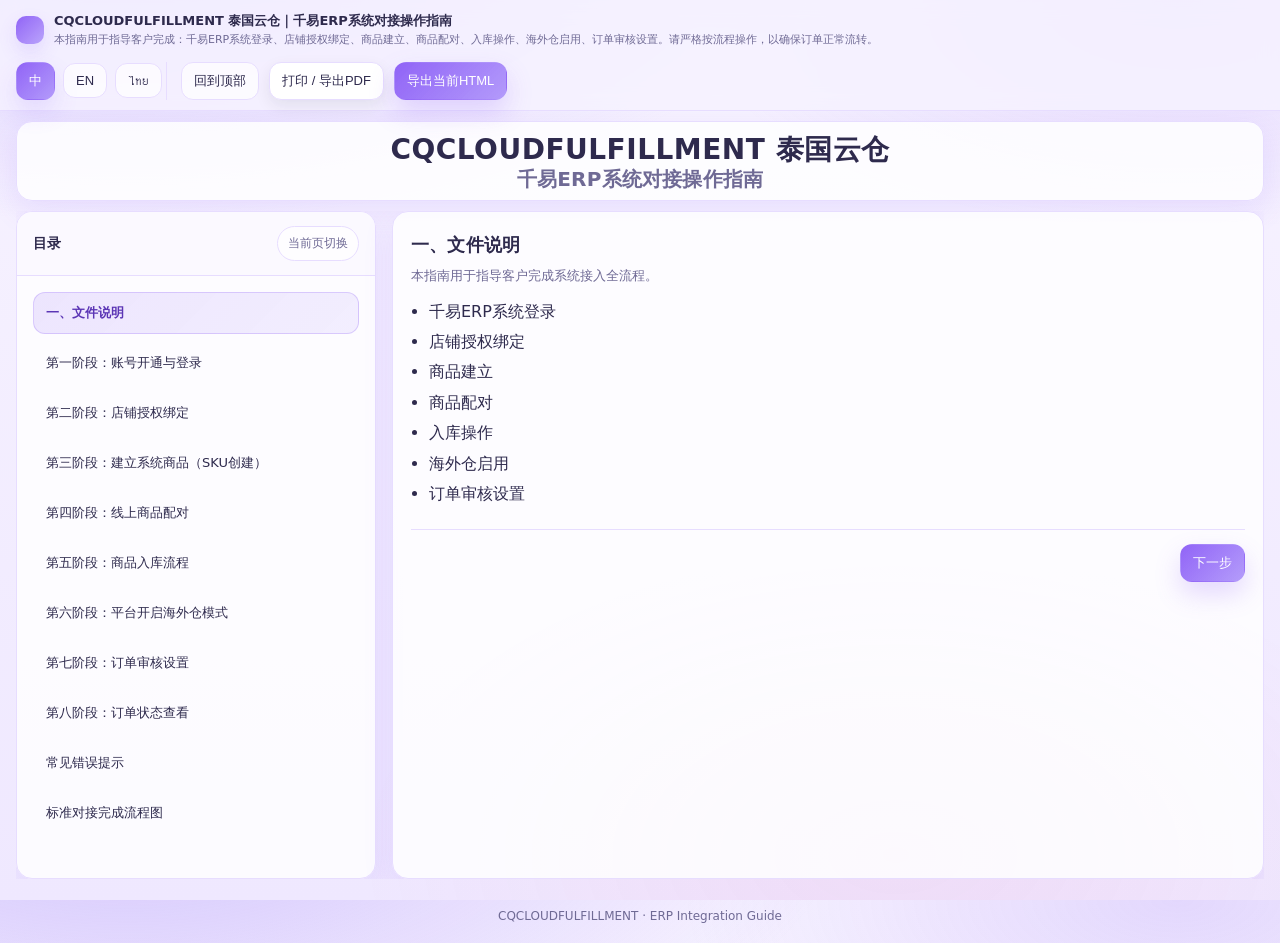
<file: qwen/index.html>
﻿<!doctype html>
<html lang="zh-CN">
<head>
  <meta charset="utf-8">
  <meta name="viewport" content="width=device-width,initial-scale=1">
  <meta name="description" content="CQ CLOUD FULFILLMENT 泰国云仓｜千易ERP系统对接操作指南（客户接入标准流程）">
  <title>CQ CLOUD FULFILLMENT 泰国云仓｜千易ERP系统对接操作指南 V3</title>
  <link rel="stylesheet" href="./css/style.css">
</head>
<body>
  <div class="topbar">
    <div class="brand">
      <div class="logo" aria-hidden="true"></div>
      <div class="t">
        <h1 id="brandTitle">CQCLOUDFULFILLMENT 泰国云仓｜千易ERP系统对接操作指南</h1>
        <p class="sub" id="brandSub">本指南用于指导客户完成：千易ERP系统登录、店铺授权绑定、商品建立、商品配对、入库操作、海外仓启用、订单审核设置。请严格按流程操作，以确保订单正常流转。</p>
      </div>
    </div>

    <div class="actions">
      <div class="lang-switch">
        <button class="btn ghost lang-btn active" type="button" data-lang="zh">中</button>
        <button class="btn ghost lang-btn" type="button" data-lang="en">EN</button>
        <button class="btn ghost lang-btn" type="button" data-lang="th">ไทย</button>
      </div>

      <button class="btn ghost" type="button" id="btnTop">回到顶部</button>
      <button class="btn" type="button" id="btnPdf">打印 / 导出PDF</button>
      <button class="btn primary" type="button" id="btnHtml">导出当前HTML</button>
    </div>
  </div>

  <div class="wrap">
    <section class="hero" id="top">
      <h2 class="title" id="heroTitle">
        <span class="brand-main">CQCLOUDFULFILLMENT 泰国云仓</span>
        <span class="brand-sub">千易ERP系统对接操作指南</span>
      </h2>
      <div class="note ok" id="heroNote"></div>
    </section>

    <div class="grid">
      <aside class="card toc">
        <div class="hd">
          <h2 id="tocTitle">目录</h2>
          <span class="pill" id="tocPill">当前页切换</span>
        </div>
        <div class="bd">
          <div class="toc-nav">
            <button class="toc-btn active" type="button" data-target="sec-files" id="toc-files">一、文件说明</button>
            <button class="toc-btn" type="button" data-target="sec-1" id="toc-1">第一阶段：账号开通与登录</button>
            <button class="toc-btn" type="button" data-target="sec-2" id="toc-2">第二阶段：店铺授权绑定</button>
            <button class="toc-btn" type="button" data-target="sec-3" id="toc-3">第三阶段：建立系统商品（SKU创建）</button>
            <button class="toc-btn" type="button" data-target="sec-4" id="toc-4">第四阶段：线上商品配对</button>
            <button class="toc-btn" type="button" data-target="sec-5" id="toc-5">第五阶段：商品入库流程</button>
            <button class="toc-btn" type="button" data-target="sec-6" id="toc-6">第六阶段：平台开启海外仓模式</button>
            <button class="toc-btn" type="button" data-target="sec-7" id="toc-7">第七阶段：订单审核设置</button>
            <button class="toc-btn" type="button" data-target="sec-8" id="toc-8">第八阶段：订单状态查看</button>
            <button class="toc-btn" type="button" data-target="sec-errors" id="toc-errors">常见错误提示</button>
            <button class="toc-btn" type="button" data-target="sec-flow" id="toc-flow">标准对接完成流程图</button>
          </div>
        </div>
      </aside>

      <main class="card content-shell">
        <div class="section active" id="sec-files">
          <h3 id="sec-files-title">一、文件说明</h3>
          <p class="desc" id="sec-files-desc">本指南用于指导客户完成系统接入全流程。</p>
          <ul class="klist" id="sec-files-list"></ul>

          <div class="section-footer">
            <div></div>
            <button class="btn primary nav-next" type="button" data-go="sec-1" id="nextBtn1">下一步</button>
          </div>
        </div>

        <div class="section" id="sec-1">
          <h3 id="sec-1-title">第一阶段：账号开通与登录</h3>

          <h4 id="sec-1-sub1">1.1 系统账号开通</h4>
          <p class="desc" id="sec-1-desc">由我司销售为客户创建ERP账号：</p>

          <div class="fields">
            <div class="field">
              <b id="f1-label-1">登录地址</b>
              <span><a href="https://www.qianyierp.com/views/login" target="_blank" rel="noopener">https://www.qianyierp.com/views/login</a></span>
            </div>
            <div class="field">
              <b id="f1-label-2">登录账号</b>
              <span id="f1-value-2">客户公司名称</span>
            </div>
            <div class="field">
              <b id="f1-label-3">初始密码</b>
              <span style="font-family:var(--mono)">Aa123456</span>
            </div>
          </div>

          <div class="note bad" id="sec-1-note">⚠ 首次登录后请立即修改密码并妥善保存。</div>

          <h4 id="sec-1-sub2">1.2 登录系统</h4>
          <ol class="klist" id="sec-1-steps"></ol>

          <img class="step-image doc-image" data-img="1.png" alt="登录页面">

          <div class="section-footer">
            <button class="btn nav-prev" type="button" data-go="sec-files" id="prevBtn1">上一步</button>
            <button class="btn primary nav-next" type="button" data-go="sec-2" id="nextBtn2">下一步</button>
          </div>
        </div>

        <div class="section" id="sec-2">
          <h3 id="sec-2-title">第二阶段：店铺授权绑定</h3>

          <h4 id="sec-2-sub1">2.1 操作目的</h4>
          <p class="desc" id="sec-2-desc">将您的电商平台店铺授权给ERP系统，实现订单自动同步。</p>

          <h4 id="sec-2-sub2">2.2 操作路径</h4>
          <div class="path" id="sec-2-path">设置 → 店铺管理 → 添加平台店铺</div>
          <ul class="klist" id="sec-2-steps"></ul>

          <img class="step-image doc-image" data-img="2.2.png" alt="添加店铺页面">

          <h4 id="sec-2-sub3">2.3 状态确认</h4>
          <ul class="klist" id="sec-2-status"></ul>

          <div class="note bad" id="sec-2-note">⚠ 若显示未授权，订单将无法同步。</div>
          <ul class="klist" id="sec-2-pages"></ul>

          <img class="step-image doc-image" data-img="2.3.png" alt="授权成功页面">

          <div class="section-footer">
            <button class="btn nav-prev" type="button" data-go="sec-1" id="prevBtn2">上一步</button>
            <button class="btn primary nav-next" type="button" data-go="sec-3" id="nextBtn3">下一步</button>
          </div>
        </div>

        <div class="section" id="sec-3">
          <h3 id="sec-3-title">第三阶段：建立系统商品（SKU创建）</h3>
          <div class="note bad" id="sec-3-note-top">⚠ 所有发往海外仓的商品，必须提前在ERP建立SKU。</div>

          <h4 id="sec-3-sub1">3.1 添加单品</h4>
          <div class="path" id="sec-3-path1">商品 → 系统商品 → SKU → 添加SKU → 添加单品</div>

          <table>
            <thead>
              <tr>
                <th style="width:34%;" id="sec-3-th1">填写信息</th>
                <th id="sec-3-th2">说明</th>
              </tr>
            </thead>
            <tbody>
              <tr><td id="sec-3-r1c1">SKU编码（必须唯一）</td><td id="sec-3-r1c2">建议与平台/仓库统一编码策略</td></tr>
              <tr><td id="sec-3-r2c1">商品名称</td><td id="sec-3-r2c2">清晰可识别（建议含系列/材质/颜色等）</td></tr>
              <tr><td id="sec-3-r3c1">商品条码</td><td id="sec-3-r3c2">用于扫描识别，建议直接=SKU</td></tr>
              <tr><td id="sec-3-r4c1">单品毛重（kg）</td><td id="sec-3-r4c2">必须真实</td></tr>
              <tr><td id="sec-3-r5c1">单品净重（kg）</td><td id="sec-3-r5c2">必须真实</td></tr>
              <tr><td id="sec-3-r6c1">单品尺寸（长×宽×高 cm）</td><td id="sec-3-r6c2">必须真实</td></tr>
            </tbody>
          </table>

          <div class="note warn" id="sec-3-note1">重量与尺寸必须真实填写；该数据将影响运费计算与仓储计费。</div>

          <img class="step-image doc-image" data-img="3.1.0.png" alt="3.1.0">
          <img class="step-image doc-image" data-img="3.1.1.png" alt="3.1.1">
          <img class="step-image doc-image" data-img="3.1.2.png" alt="3.1.2">
          <img class="step-image doc-image" data-img="3.1.3.png" alt="3.1.3">

          <h4 id="sec-3-sub2">3.2 添加组合商品（套装商品）</h4>
          <p class="desc" id="sec-3-desc2">如销售套装产品：</p>
          <ol class="klist" id="sec-3-steps2"></ol>

          <div class="path" id="sec-3-path2">新增组合商品 → 填写SKU → 填写商品名称 → 选择商品 → 确认</div>

          <img class="step-image doc-image" data-img="3.2.1.png" alt="3.2.1">
          <img class="step-image doc-image" data-img="3.2.png" alt="3.2">

          <div class="note bad" id="sec-3-note2">组合商品必须由已存在单品构成；单品未建立前不得创建组合商品。</div>

          <div class="section-footer">
            <button class="btn nav-prev" type="button" data-go="sec-2" id="prevBtn3">上一步</button>
            <button class="btn primary nav-next" type="button" data-go="sec-4" id="nextBtn4">下一步</button>
          </div>
        </div>

        <div class="section" id="sec-4">
          <h3 id="sec-4-title">第四阶段：线上商品配对</h3>

          <h4 id="sec-4-sub1">4.1 操作目的</h4>
          <p class="desc" id="sec-4-desc">将平台SKU与ERP系统SKU进行绑定，确保订单正常出库。</p>

          <h4 id="sec-4-sub2">4.2 操作路径</h4>
          <div class="path" id="sec-4-path">商品 → 线上商品 → 选择店铺 → 选择商品 → 点击配对</div>

          <img class="step-image doc-image" data-img="4.2.png" alt="4.2">

          <ul class="klist" id="sec-4-steps"></ul>

          <div class="note bad" id="sec-4-note">⚠ 未完成配对的商品将无法出库。</div>

          <div class="section-footer">
            <button class="btn nav-prev" type="button" data-go="sec-3" id="prevBtn4">上一步</button>
            <button class="btn primary nav-next" type="button" data-go="sec-5" id="nextBtn5">下一步</button>
          </div>
        </div>

        <div class="section" id="sec-5">
          <h3 id="sec-5-title">第五阶段：商品入库流程</h3>

          <h4 id="sec-5-sub1">5.1 创建入库单</h4>
          <div class="path" id="sec-5-path1">库存 → 入库订单 → 新增</div>
          <ul class="klist" id="sec-5-steps1"></ul>

          <img class="step-image doc-image" data-img="5.1.1.png" alt="5.1.1">
          <img class="step-image doc-image" data-img="5.1.png" alt="5.1">

          <h4 id="sec-5-sub2">5.2 填写入库信息</h4>
          <ul class="klist" id="sec-5-steps2"></ul>

          <div class="note" id="sec-5-note1"><b>原厂整箱包装</b>：填写每箱数量、箱数、包装规格</div>

          <img class="step-image doc-image" data-img="5.2.1.png" alt="5.2.1">
          <img class="step-image doc-image" data-img="5.2.png" alt="5.2">

          <div class="note bad" id="sec-5-note2"><b>混装说明</b>：点击“混装”按钮；同一箱最多2个SKU；不同SKU必须有清晰物理隔离。<br>⚠ 不符合规范仓库有权拒收。</div>

          <h4 id="sec-5-sub3">5.3 提交入库单</h4>
          <ul class="klist">
            <li id="sec-5-step3-1">点击保存</li>
            <li id="sec-5-step3-2">点击提交</li>
          </ul>

          <img class="step-image doc-image" data-img="5.3.png" alt="5.3">

          <ul class="klist">
            <li id="sec-5-step3-3">状态显示“已下发”代表入库单成功提交</li>
            <li id="sec-5-step3-4">复制入库单号并发送至业务对接群，以便仓库提前排仓</li>
          </ul>

          <div class="section-footer">
            <button class="btn nav-prev" type="button" data-go="sec-4" id="prevBtn5">上一步</button>
            <button class="btn primary nav-next" type="button" data-go="sec-6" id="nextBtn6">下一步</button>
          </div>
        </div>

        <div class="section" id="sec-6">
          <h3 id="sec-6-title">第六阶段：平台开启海外仓模式</h3>

          <h4 id="sec-6-sub1">6.1 添加海外仓库存</h4>
          <ul class="klist" id="sec-6-steps1"></ul>

          <h4 id="sec-6-sub2">6.2 海外仓信息</h4>
          <div class="fields">
            <div class="field"><b id="sec-6-f1">仓库名称</b><span id="sec-6-v1">CQCLOUDFULFILLMENT-TH-BK-001</span></div>
            <div class="field"><b id="sec-6-f2">联系人</b><span id="sec-6-v2">Sence</span></div>
            <div class="field"><b id="sec-6-f3">电话</b><span id="sec-6-v3">0626526356</span></div>
            <div class="field"><b id="sec-6-f4">仓库地址（泰文）</b><span id="sec-6-v4">เลขที่2/1 ซอย เทียนทะเล 20 แยก 11 Samae Dam, Bang Khun Thian, Bangkok 10150</span></div>
          </div>

          <div class="note bad" id="sec-6-note">⚠ 必须在平台后台选择“海外仓发货”模式。</div>

          <div class="section-footer">
            <button class="btn nav-prev" type="button" data-go="sec-5" id="prevBtn6">上一步</button>
            <button class="btn primary nav-next" type="button" data-go="sec-7" id="nextBtn7">下一步</button>
          </div>
        </div>

        <div class="section" id="sec-7">
          <h3 id="sec-7-title">第七阶段：订单审核设置</h3>

          <h4 id="sec-7-sub1">7.1 手动审核</h4>
          <div class="path" id="sec-7-path1">订单 → 订单管理 → 已售订单 → 审核</div>
          <ul class="klist" id="sec-7-steps1"></ul>

          <img class="step-image doc-image" data-img="7.1.1.png" alt="7.1.1">
          <img class="step-image doc-image" data-img="7.1.png" alt="7.1">

          <h4 id="sec-7-sub2">7.2 自动审核（推荐）</h4>
          <div class="path" id="sec-7-path2">订单 → 订单规则 → 新增规则</div>
          <ul class="klist" id="sec-7-steps2"></ul>

          <img class="step-image doc-image" data-img="7.2.png" alt="7.2">

          <div class="section-footer">
            <button class="btn nav-prev" type="button" data-go="sec-6" id="prevBtn7">上一步</button>
            <button class="btn primary nav-next" type="button" data-go="sec-8" id="nextBtn8">下一步</button>
          </div>
        </div>

        <div class="section" id="sec-8">
          <h3 id="sec-8-title">第八阶段：订单状态查看</h3>

          <h4 id="sec-8-sub1">8.1 订单发出时间</h4>
          <ul class="klist" id="sec-8-steps1"></ul>

          <h4 id="sec-8-sub2">8.2 打包完毕</h4>
          <div class="path" id="sec-8-path1">订单 → 订单管理 → 待发货</div>
          <ul class="klist" id="sec-8-steps2"></ul>

          <img class="step-image doc-image" data-img="8.2.png" alt="8.2">

          <h4 id="sec-8-sub3">8.3 揽收成功</h4>
          <div class="path" id="sec-8-path2">订单 → 订单管理 → 已出库 → 待揽收</div>
          <ul class="klist" id="sec-8-steps3"></ul>

          <img class="step-image doc-image" data-img="8.3.png" alt="8.3">

          <div class="section-footer">
            <button class="btn nav-prev" type="button" data-go="sec-7" id="prevBtn8">上一步</button>
            <button class="btn primary nav-next" type="button" data-go="sec-errors" id="nextBtn9">下一步</button>
          </div>
        </div>

        <div class="section" id="sec-errors">
          <h3 id="sec-errors-title">常见错误提示</h3>
          <table>
            <thead>
              <tr>
                <th style="width:28%;" id="sec-errors-th1">问题</th>
                <th id="sec-errors-th2">原因</th>
              </tr>
            </thead>
            <tbody>
              <tr><td id="err-r1c1">订单未同步</td><td id="err-r1c2">店铺未授权</td></tr>
              <tr><td id="err-r2c1">订单无法出库</td><td id="err-r2c2">未配对商品</td></tr>
              <tr><td id="err-r3c1">运费异常</td><td id="err-r3c2">SKU尺寸重量错误</td></tr>
              <tr><td id="err-r4c1">仓库拒收</td><td id="err-r4c2">未提交入库单或混装不规范</td></tr>
            </tbody>
          </table>

          <div class="note ok" id="sec-errors-note">排查顺序建议：<b>店铺授权状态</b> → <b>线上商品是否配对</b> → <b>SKU尺寸重量</b> → <b>入库单是否已下发</b></div>

          <div class="section-footer">
            <button class="btn nav-prev" type="button" data-go="sec-8" id="prevBtn9">上一步</button>
            <button class="btn primary nav-next" type="button" data-go="sec-flow" id="nextBtn10">下一步</button>
          </div>
        </div>

        <div class="section" id="sec-flow">
          <h3 id="sec-flow-title">标准对接完成流程图</h3>
          <div class="flow" id="sec-flow-items"></div>

          <div class="section-footer">
            <button class="btn nav-prev" type="button" data-go="sec-errors" id="prevBtn10">上一步</button>
            <button class="btn primary nav-next" type="button" data-go="sec-files" id="backStartBtn">返回开始</button>
          </div>
        </div>
      </main>
    </div>

    <div class="footer" id="footerText">CQCLOUDFULFILLMENT · ERP Integration Guide</div>
  </div>

  <script src="./js/i18n.js"></script>
  <script src="./js/app.js"></script>
</body>
</html>
</file>
<file: qwen/css/style.css>
﻿:root{
  --bg1:#f7f3ff;
  --bg2:#efe8ff;
  --card:rgba(255,255,255,.84);
  --card2:rgba(251,249,255,.92);
  --text:#2e2a4d;
  --muted:#6f6a95;
  --line:#e7ddff;
  --accent:#8b5cf6;
  --accent2:#a78bfa;
  --ok:#16a34a;
  --warn:#f59e0b;
  --bad:#ef4444;
  --shadow:0 10px 30px rgba(139,92,246,.12);
  --shadow2:0 6px 16px rgba(17,24,39,.08);
  --radius:16px;
  --maxw:1380px;
  --mono: ui-monospace, SFMono-Regular, Menlo, Monaco, Consolas, "Liberation Mono", "Courier New", monospace;
  --sans: ui-sans-serif, system-ui, -apple-system, Segoe UI, Roboto, Helvetica, Arial, "Apple Color Emoji","Segoe UI Emoji";
}

*{box-sizing:border-box}
html,body{height:100%}

body{
  margin:0;
  font-family:var(--sans);
  color:var(--text);
  background:
    radial-gradient(1200px 520px at 10% -10%, rgba(167,139,250,.45), transparent 60%),
    radial-gradient(900px 420px at 92% 0%, rgba(139,92,246,.18), transparent 55%),
    radial-gradient(900px 520px at 70% 95%, rgba(236,72,153,.08), transparent 60%),
    linear-gradient(180deg, var(--bg1), var(--bg2));
  line-height:1.65;
  overflow:hidden;
}

a{color:var(--accent); text-decoration:none}
a:hover{text-decoration:underline}

.topbar{
  position:sticky;
  top:0;
  z-index:50;
  background: rgba(246,242,255,.85);
  backdrop-filter: blur(10px);
  border-bottom:1px solid var(--line);
  padding:10px 16px;
  display:flex;
  align-items:center;
  justify-content:space-between;
  gap:12px;
  flex-wrap:wrap;
  min-height:68px;
}

.brand{display:flex; align-items:center; gap:10px; min-width:0; flex:1 1 auto}
.logo{
  width:28px;
  height:28px;
  border-radius:10px;
  background: linear-gradient(135deg, rgba(139,92,246,.95), rgba(167,139,250,.75));
  box-shadow: 0 8px 18px rgba(139,92,246,.16);
  flex:0 0 auto;
}
.brand .t{min-width:0; width:100%}
.brand h1{
  margin:0;
  font-size:13px;
  font-weight:850;
  white-space:nowrap;
  overflow:hidden;
  text-overflow:ellipsis;
}
.brand .sub{
  margin:0;
  font-size:11px;
  color:var(--muted);
  white-space:nowrap;
  overflow:hidden;
  text-overflow:ellipsis;
  max-width:860px;
}

.actions{
  display:flex;
  align-items:center;
  gap:10px;
  flex-wrap:wrap;
  justify-content:flex-end;
}

.lang-switch{
  display:flex;
  align-items:center;
  gap:8px;
  padding-right:4px;
  margin-right:4px;
  border-right:1px solid var(--line);
}

.btn{
  border:1px solid var(--line);
  background:#fff;
  color:var(--text);
  padding:9px 12px;
  border-radius:12px;
  cursor:pointer;
  font-size:13px;
  display:inline-flex;
  align-items:center;
  gap:8px;
  box-shadow: var(--shadow2);
  user-select:none;
  transition:.15s ease;
  white-space:nowrap;
}
.btn:hover{transform: translateY(-1px)}
.btn.primary{
  background: linear-gradient(135deg, rgba(139,92,246,.95), rgba(167,139,250,.85));
  color:#fff;
  border-color: transparent;
  box-shadow: 0 12px 26px rgba(139,92,246,.22);
}
.btn.ghost{
  background: rgba(255,255,255,.65);
  box-shadow:none;
}
.btn.lang-btn.active{
  background: linear-gradient(135deg, rgba(139,92,246,.95), rgba(167,139,250,.85));
  color:#fff;
  border-color: transparent;
  box-shadow: 0 12px 24px rgba(139,92,246,.16);
}

.wrap{
  max-width: var(--maxw);
  margin: 0 auto;
  padding: 10px 16px 16px;
  height: calc(100vh - 68px);
  display:grid;
  grid-template-rows: auto 1fr;
  gap:10px;
  min-height:0;
}

.hero{
  background: var(--card);
  border:1px solid var(--line);
  border-radius: var(--radius);
  box-shadow: var(--shadow);
  padding: 10px 20px 8px;
  text-align:center;
  min-height:0;
}

.hero .title{
  margin:0;
  font-size:26px;
  line-height:1.25;
  letter-spacing:.2px;
}

.brand-main{
  display:block;
  font-size:28px;
  font-weight:800;
  letter-spacing:.5px;
}

.brand-sub{
  display:block;
  font-size:20px;
  font-weight:600;
  color:#6f6a95;
}

#heroNote{display:none !important}

.pill{
  border:1px solid var(--line);
  background: rgba(255,255,255,.76);
  padding:7px 10px;
  border-radius:999px;
  font-size:12px;
  color:var(--muted);
}

.note{
  border-left:4px solid var(--accent2);
  background: rgba(139,92,246,.06);
  padding:10px 12px;
  border-radius:12px;
  margin:12px 0;
  font-size:13px;
}
.note.ok{border-left-color: rgba(22,163,74,.8); background: rgba(22,163,74,.06)}
.note.warn{border-left-color: rgba(245,158,11,.8); background: rgba(245,158,11,.07)}
.note.bad{border-left-color: rgba(239,68,68,.8); background: rgba(239,68,68,.06)}

.grid{
  display:grid;
  grid-template-columns:360px minmax(0,1fr);
  gap:16px;
  min-height:0;
  overflow:hidden;
}

.card{
  background: var(--card);
  border:1px solid var(--line);
  border-radius: var(--radius);
  box-shadow: var(--shadow);
  overflow:hidden;
  min-height:0;
}
.card .hd{
  padding:14px 16px;
  border-bottom:1px solid var(--line);
  background: var(--card2);
  display:flex;
  align-items:center;
  justify-content:space-between;
  gap:10px;
}
.card .hd h2{margin:0; font-size:14px; letter-spacing:.2px}
.card .bd{padding:16px; min-height:0}

.toc{
  display:flex;
  flex-direction:column;
  min-height:0;
}
.toc .bd{overflow:auto}

.toc-nav{
  display:flex;
  flex-direction:column;
  gap:8px;
}
.toc-btn{
  width:100%;
  text-align:left;
  padding:11px 12px;
  border-radius:12px;
  border:1px solid transparent;
  color:var(--text);
  background:transparent;
  cursor:pointer;
  font-size:13px;
  transition:.15s ease;
  font-family:inherit;
}
.toc-btn:hover{
  background: rgba(139,92,246,.07);
  border-color: var(--line);
}
.toc-btn.active{
  background: linear-gradient(135deg, rgba(139,92,246,.14), rgba(167,139,250,.12));
  border-color: rgba(139,92,246,.25);
  color:#5b35b5;
  font-weight:700;
}

.content-shell{
  min-height:0;
  display:flex;
  flex-direction:column;
}

.section{
  display:none;
  padding:18px 18px 6px;
  height:100%;
  overflow:auto;
}
.section.active{
  display:block;
  animation: fadeIn .18s ease;
}
@keyframes fadeIn{
  from{opacity:0; transform:translateY(4px)}
  to{opacity:1; transform:none}
}

.section h3{margin:0 0 6px; font-size:18px; letter-spacing:.2px}
.section h4{margin:10px 0 6px; font-size:15px}
.section .desc{margin:0 0 12px; color:var(--muted); font-size:13px}

.klist{margin:0; padding-left:18px}
.klist li{margin:4px 0}

.path{
  font-family: var(--mono);
  font-size:12px;
  background: rgba(139,92,246,.06);
  border:1px solid var(--line);
  padding:10px 12px;
  border-radius:12px;
  overflow:auto;
  margin: 8px 0 10px;
}

.fields{
  display:grid;
  gap:10px;
  grid-template-columns: 1fr;
  margin: 10px 0 14px;
}
@media (min-width:700px){
  .fields{grid-template-columns: 1fr 1fr}
}

.field{
  border:1px solid var(--line);
  background: rgba(255,255,255,.75);
  border-radius:12px;
  padding:10px 12px;
}
.field b{
  display:block;
  font-size:12px;
  color:var(--muted);
  margin-bottom:4px;
}
.field span{font-size:13px}

table{
  width:100%;
  border-collapse:separate;
  border-spacing:0;
  margin:10px 0 14px;
  border:1px solid var(--line);
  border-radius:14px;
  overflow:hidden;
  background: rgba(255,255,255,.75);
}
th, td{
  padding:10px 12px;
  border-bottom:1px solid var(--line);
  vertical-align:top;
  font-size:13px;
}
th{
  background: rgba(139,92,246,.06);
  text-align:left;
  color:var(--muted);
  font-weight:750;
}
tr:last-child td{border-bottom:0}

.flow{
  display:flex;
  flex-wrap:wrap;
  gap:10px;
  align-items:center;
  margin:10px 0 18px;
}
.node{
  padding:10px 12px;
  border-radius:999px;
  border:1px solid var(--line);
  background: rgba(255,255,255,.8);
  font-size:13px;
  box-shadow: var(--shadow2);
}
.arrow{color:var(--muted)}

.section-footer{
  margin-top:22px;
  padding-top:14px;
  border-top:1px solid var(--line);
  display:flex;
  gap:10px;
  justify-content:space-between;
  flex-wrap:wrap;
}

.footer{
  margin-top:18px;
  color:var(--muted);
  font-size:12px;
  text-align:center;
}

/* 单列正文插图 */
.step-image{
  display:block;
  width:100%;
  max-width:600px;
  margin:10px 0 14px;
  border-radius:8px;
  border:1px solid var(--line);
  background:#fff;
  box-shadow: var(--shadow2);
  cursor:pointer;
  transition:transform .2s ease, box-shadow .2s ease;
}

.step-image:hover{
  transform:translateY(-2px);
  box-shadow:0 12px 26px rgba(17,24,39,.12);
}

/* 图片放大 */
.img-expanded-overlay{
  position:fixed;
  inset:0;
  width:100vw;
  height:100vh;
  background:rgba(0,0,0,.92);
  z-index:9999;
  display:flex;
  justify-content:center;
  align-items:center;
  padding:20px;
}

.img-expanded-wrap{
  position:relative;
  width:100%;
  height:100%;
  display:flex;
  justify-content:center;
  align-items:center;
}

.img-expanded{
  max-width:100%;
  max-height:100%;
  width:auto;
  height:auto;
  object-fit:contain;
  border-radius:8px;
}

.img-close{
  position:absolute;
  top:12px;
  right:12px;
  width:48px;
  height:48px;
  border:none;
  border-radius:999px;
  background:rgba(255,255,255,.14);
  color:#fff;
  font-size:28px;
  cursor:pointer;
  backdrop-filter:blur(4px);
}

@media (max-width:980px){
  body{overflow:auto}
  .wrap{
    max-width: var(--maxw);
    margin: 0 auto;
    padding: 22px 16px 80px;
    height:auto;
    display:block;
  }
  .grid{
    grid-template-columns: 1fr;
    min-height:auto;
    overflow:visible;
  }
  .card,.content-shell,.section,.toc .bd{
    min-height:auto;
  }
  .section{
    height:auto;
    overflow:visible;
  }
  .toc .bd{
    overflow:visible;
  }
  .hero{
    padding:22px 20px;
  }
  #heroNote{display:none !important}
}

@media (max-width:860px){
  .hero .title{font-size:24px}
  .lang-switch{
    border-right:none;
    padding-right:0;
    margin-right:0;
  }
  .brand .sub{max-width:100%}
}

@media print{
  body{background:#fff; overflow:visible}
  .topbar,.toc,.section-footer,.footer,.lang-switch,#btnTop,#btnPdf,#btnHtml,.img-close{display:none !important}
  .wrap{max-width:100%; padding:0; height:auto; display:block}
  .hero,.card{box-shadow:none}
  .hero{margin:0 0 16px; border-radius:0}
  .section{display:block !important; height:auto; overflow:visible; page-break-inside:avoid}
  .img-expanded-overlay{display:none !important}
}
</file>
